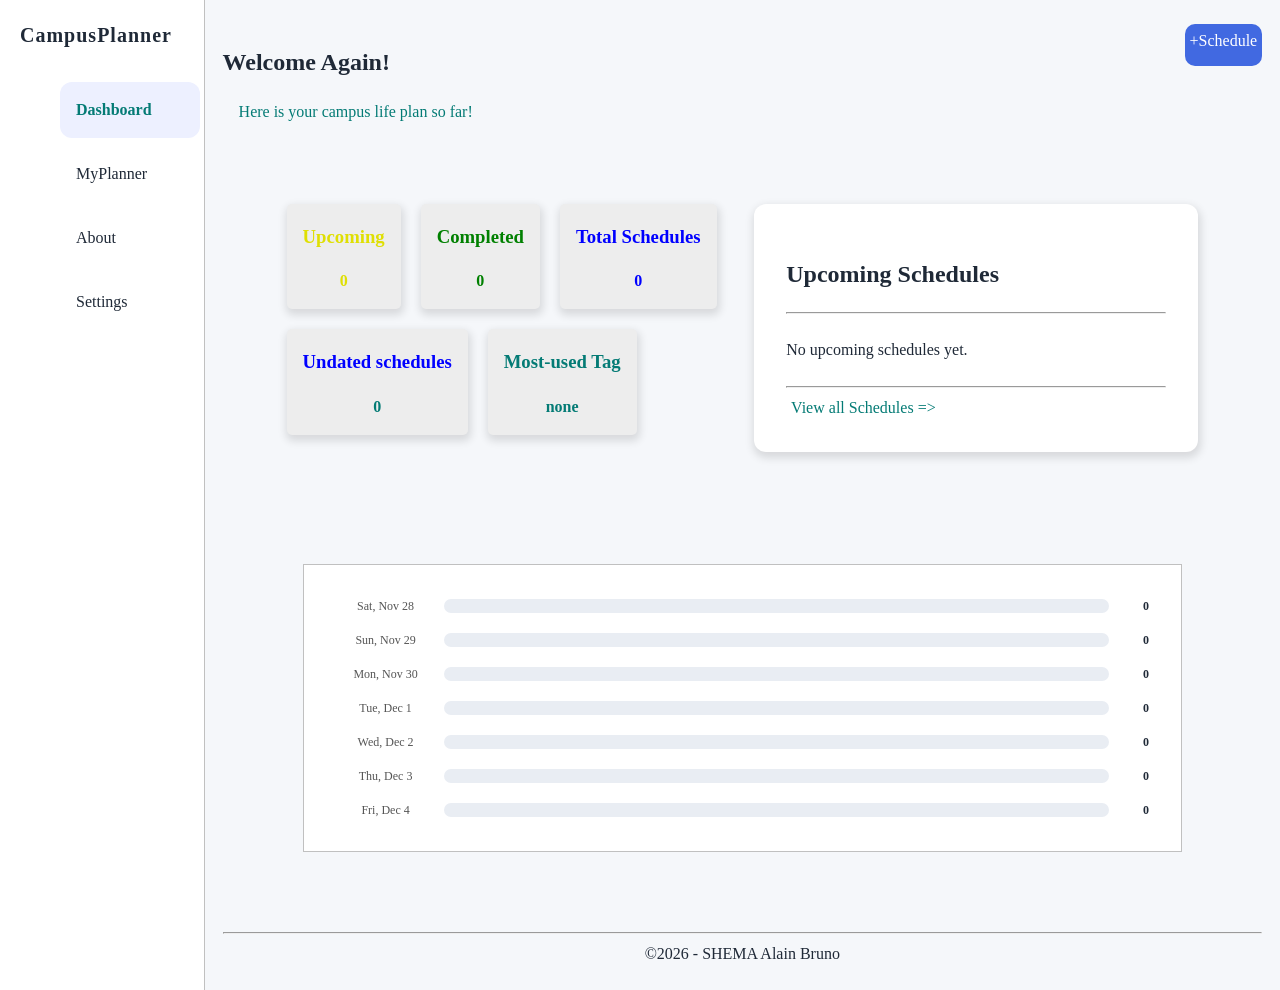
<file: index.html>
<!doctype html>
<html lang="en">
  <head>
    <meta charset="UTF-8" />
    <meta name="viewport" content="width=device-width, initial-scale=1.0" />
    <title>campusPlanner - Plan your Campus Life</title>
    <link rel="stylesheet" href="styles/styles.css" />
  </head>
  <body>
    <a href="#main" class="skip-link"> Skip to the main content </a>
    <header class="sidebar">
      <nav class="navbar">
        <p class="logo">
          CampusPlanner
          <!-- semantic update -->
          <button type="button" class="menu-button" id = "menu-button" aria-controls="main-menu" aria-expanded="false">Menu</button>
        </p>
        <ul class="menu dnone" id="main-menu">
          <li><a href="#" class="active nav-link">Dashboard</a></li>
          <li>
            <a href="assets/myPlanner.html" class="nav-link">MyPlanner</a>
          </li>
          <li><a href="assets/about.html" class="nav-link">About</a></li>
          <li><a href="assets/settings.html" class="nav-link">Settings</a></li>
        </ul>
      </nav>
    </header>
    <main id="main" tabindex="-1">
      <section>
        <div class="hero">
          <div class="welcome">
            <!-- h1 -->
            <h1>Welcome Again!</h1>
            <p>Here is your campus life plan so far!</p>
          </div>
          <!--  link-->
          <a href="assets/addRecord.html" class="schedule-link">+Schedule</a>
        </div>
        <div class="card-section">
          <div class="hero-cards">
            <div class="card">
              <h3 style="color: rgb(223, 223, 3)">Upcoming</h3>
              <p id = "upcoming-count" style="color: rgb(223, 223, 3)">0</p>
            </div>
            <div class="card">
              <h3 style="color: green">Completed</h3>
              <p id = "completed-count" style="color: green">0</p>
            </div>
            <div class="card">
              <h3 style="color: blue">Total Schedules</h3>
              <p id = "total-count" style="color: blue">0</p>
            </div>
            <div class="card">
              <h3 style="color: blue">Undated schedules</h3>
              <p id = "undated-count">0</p>
            </div>
            <div class="card">
              <h3>Most-used Tag</h3>
              <p id = "most-used-tag"></p>
            </div>
          </div>
          <div class="upcoming">
            <div class="title">
              <h2>Upcoming Schedules</h2>
            </div>
            <hr />
            <div class="activity">
              <div id="dashboard-upcoming" aria-live="polite">

                <p>No upcoming schedules yet.</p>
              </div>
              
            </div>
            <hr />
            <a href="assets/myPlanner.html" class="view button-link">View all Schedules =></a>
          </div>
        </div>
        
        <div class="history-section" id="weekly-history">
          <h2>Last 7 days Schedule structure</h2>
          <p aria-live="polite">No plan yet</p>
        </div>
      </section>
      <hr />
      <footer>
        <center>©2026 - SHEMA Alain Bruno</center>
      </footer>
    </main>
    <script type="module" src="scripts/main.js"></script>
    <script type="module" src="scripts/ui.js"></script>
    <script type="module" src="scripts/colorTheme.js"></script>
    <script type="module" src="scripts/colorTheme.js"></script>
    
  </body>
</html>
</file>
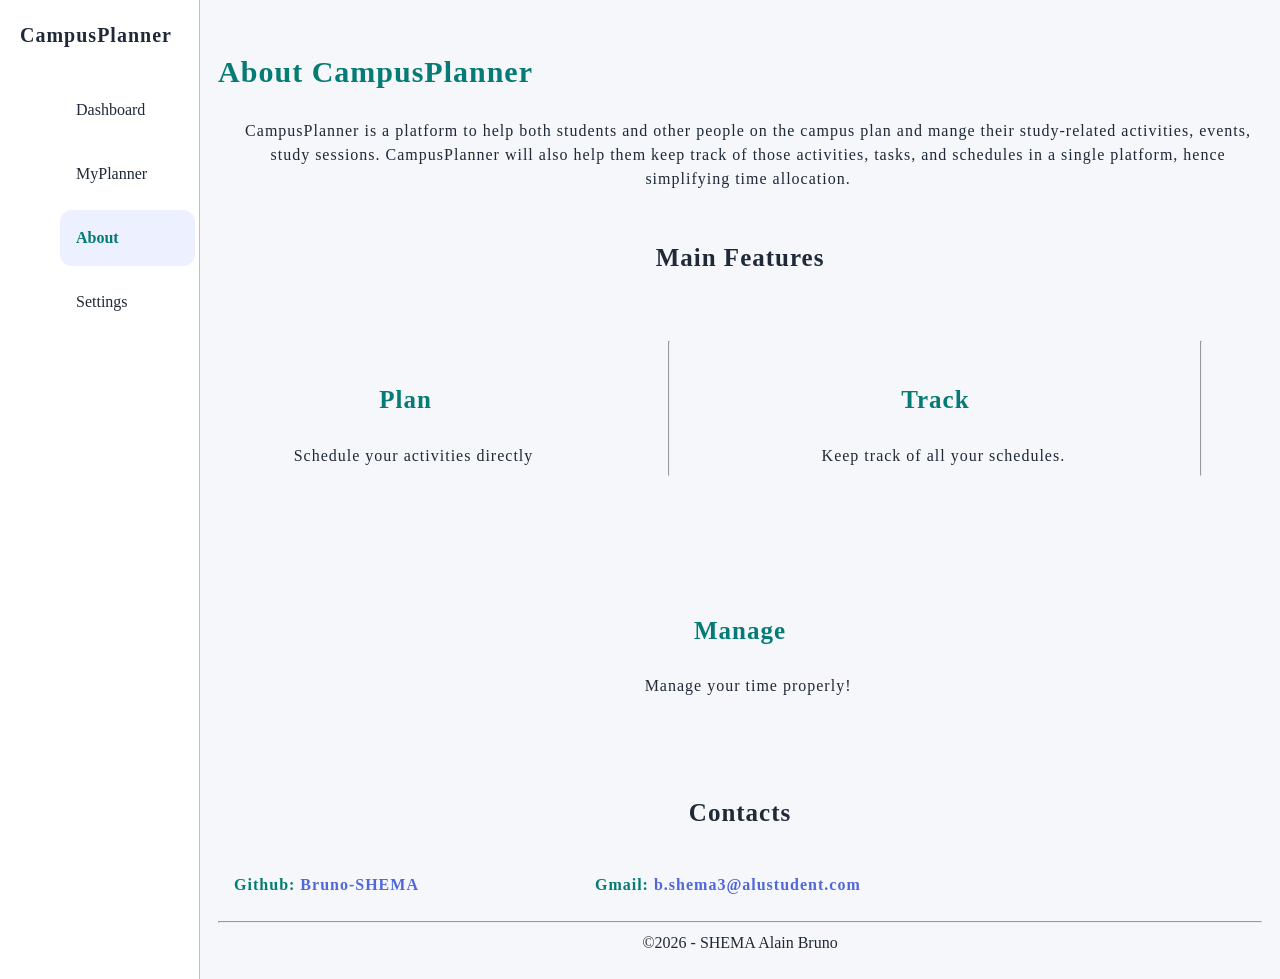
<file: assets/about.html>
<!doctype html>
<html lang="en">
  <head>
    <meta charset="UTF-8" />
    <meta name="viewport" content="width=device-width, initial-scale=1.0" />
    <title>About- Know about campusPlanner!</title>
    <link rel="stylesheet" href="../styles/styles.css" />
  </head>
  <body>
    <header class="sidebar">
      <nav class="navbar">
        <p class="logo">
          CampusPlanner
          <button type="button" class="menu-button" id="menu-button" aria-controls="main-menu" aria-expanded="false">Menu</button>
        </p>
        <ul class="menu" id="main-menu">
          <li><a href="../index.html" class="nav-link">Dashboard</a></li>
          <li><a href="myPlanner.html" class="nav-link">MyPlanner</a></li>
          <li><a href="#" class="active nav-link">About</a></li>
          <li><a href="settings.html" class="nav-link">Settings</a></li>
        </ul>
      </nav>
    </header>
    <main>
      <div class="about">
        <h2>About CampusPlanner</h2>
        <p>
          CampusPlanner is a platform to help both students and other people on
          the campus plan and mange their study-related activities, events,
          study sessions. CampusPlanner will also help them keep track of those
          activities, tasks, and schedules in a single platform, hence
          simplifying time allocation.
        </p>
        <h3>Main Features</h3>
        <div class="features">
          <div class="features-card">
            <h3>Plan</h3>
            <p>Schedule your activities directly</p>
          </div>
          <hr />
          <div class="features-card">
            <h3>Track</h3>
            <p>Keep track of all your schedules.</p>
          </div>
          <hr />
          <div class="features-card">
            <h3>Manage</h3>
            <p>Manage your time properly!</p>
          </div>
        </div>
        <h3>Contacts</h3>
        <div class="contacts">
          <p>
            Github:
            <a href="https://github.com/Bruno-SHEMA" target="_blank"
              >Bruno-SHEMA</a
            >
          </p>
          <p>
            Gmail:
            <a
              href="https://mail.google.com/mail/u/0/#inbox?compose=CllgCKCGmKbrWCZcrTjQmGxrZMgCqMfBpVBDfQWHdsktqMfhkVZPqBMQxkRJcDVxLmrWggqdCGq"
              target="_blank"
              >b.shema3@alustudent.com</a
            >
          </p>
        </div>
      </div>
      <hr />
      <footer>
        <center>©2026 - SHEMA Alain Bruno</center>
      </footer>
    </main>
  </body>
  <script type="module" src="../scripts/main.js"></script>
  <script type="module" src="../scripts/settings.js"></script>
  <script type = "module" src="../scripts/colorTheme.js"></script>

</html>
</file>
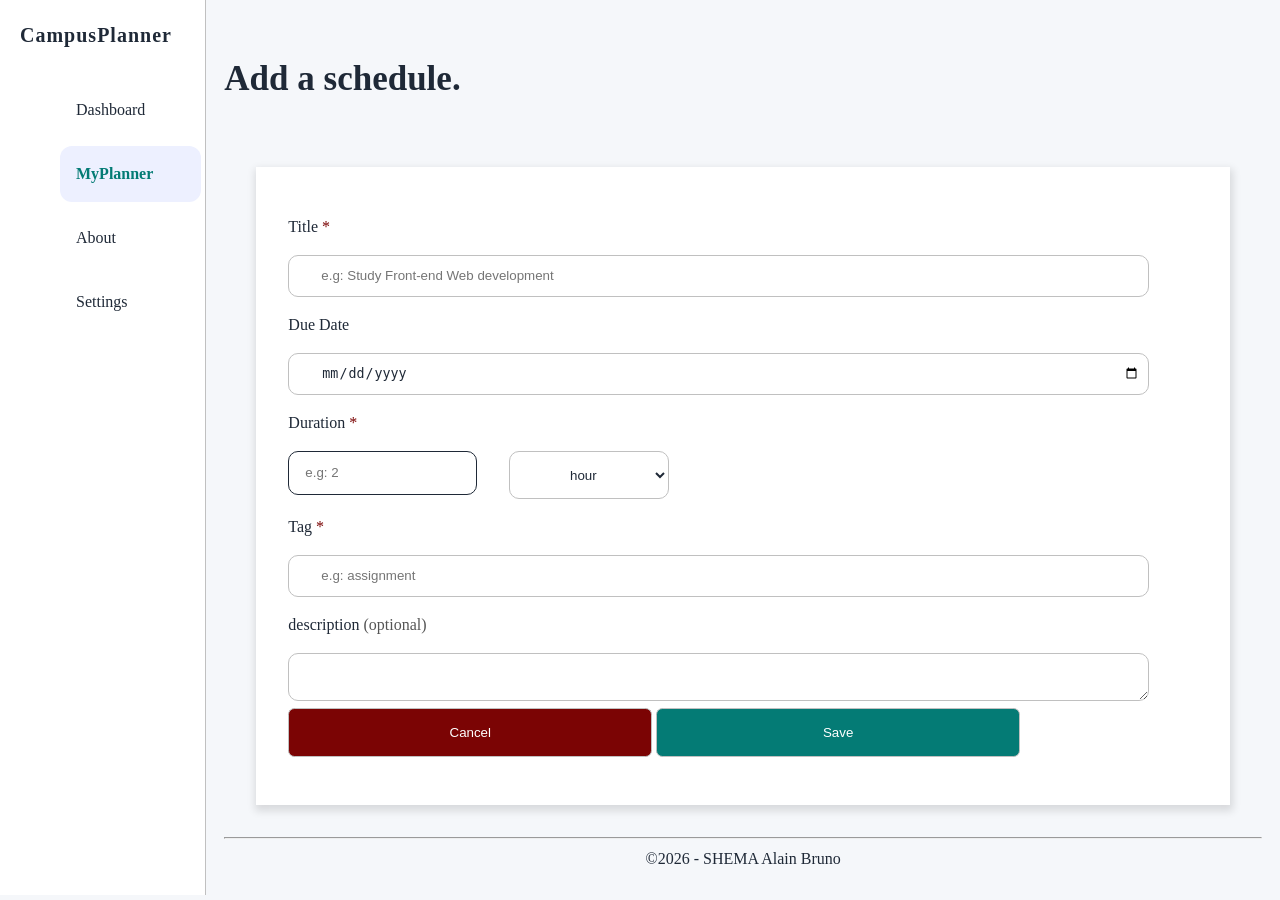
<file: assets/addRecord.html>
<!doctype html>
<html lang="en">
  <head>
    <meta charset="UTF-8" />
    <meta name="viewport" content="width=device-width, initial-scale=1.0" />
    <title>Add a new schedule!</title>
    <link rel="stylesheet" href="../styles/styles.css" />
  </head>
  <body>
    <a href="#main" class="skip-link">Skip to the main content</a>
    <header class="sidebar">
      <nav class="navbar">
        <p class="logo">
          CampusPlanner
          <button class="menu-button" type="button" id="menu-button" aria-controls="main-menu" aria-expanded="false">Menu</button>
        </p>
        <ul class="menu" id="main-menu">
          <li><a href="../index.html" class="nav-link">Dashboard</a></li>
          <li>
            <a href="myPlanner.html" class="active nav-link">MyPlanner</a>
          </li>
          <li><a href="about.html" class="nav-link">About</a></li>
          <li><a href="settings.html" class="nav-link">Settings</a></li>
        </ul>
      </nav>
    </header>
    <main>
      <div class="hero">
        <div class="welcome">
          <h2 id = "heading">Add a schedule.</h2>
        </div>
      </div>
      <div class="schedules" id="main" tabindex="-1">
        <form id="schedule">
          <label for="title" class="input">
            <p>Title <span>*</span></p>
            <input
              type="text"
              id="title"
              name="title"
              class="search"
              placeholder="e.g: Study Front-end Web development"
              required
          /></label>
          <label for="dueDate" class="input"
            ><p>Due Date</p>
            <input
              type="date"
              class="search"
              id="dueDate"
              name="dueDate"
              
          /></label>
          <label for="duration" class="input">
            <p>Duration <span>*</span></p>
            <div class="duration">
              <input
                type="number"
                id="duration"
                name="duration"
                min="0.01"
                step="any"
                class=""
                placeholder="e.g: 2"
                required
              />
              <select name="durationTime" id="durationTime">
                <option value="hours" selected>hour</option>
                <option value="minutes">Minutes</option>
              </select>
            </div>
          </label>

          <label for="tag" class="input">
            <p>Tag <span>*</span></p>
            
            <input
              type="text"
              id="tag"
              name="tag"
              placeholder="e.g: assignment"
              class="search"
              required
            />
          </label>
          <label for="description" class="input">
            <p>description <span class="optional">(optional)</span></p>
            <textarea
              id="description"
              name="description"
              class="search"
            ></textarea>
          </label>
          <div class="buttons">
            <button class="cancel"><a href="myPlanner.html">Cancel</a></button>
            <button class="save" type="submit">Save</button>
          </div>
        </form>
        <p id="sms" role="status" aria-live="polite"></p>
      </div>
      <hr />
      <footer>
        <center>©2026 - SHEMA Alain Bruno</center>
      </footer>

    </main>
    <script type="module" src="../scripts/main.js"></script>
    <script type="module" src="../scripts/addRecord.js"></script>
    <script type="module" src="../scripts/colorTheme.js"></script>
  </body>
</html>
</file>
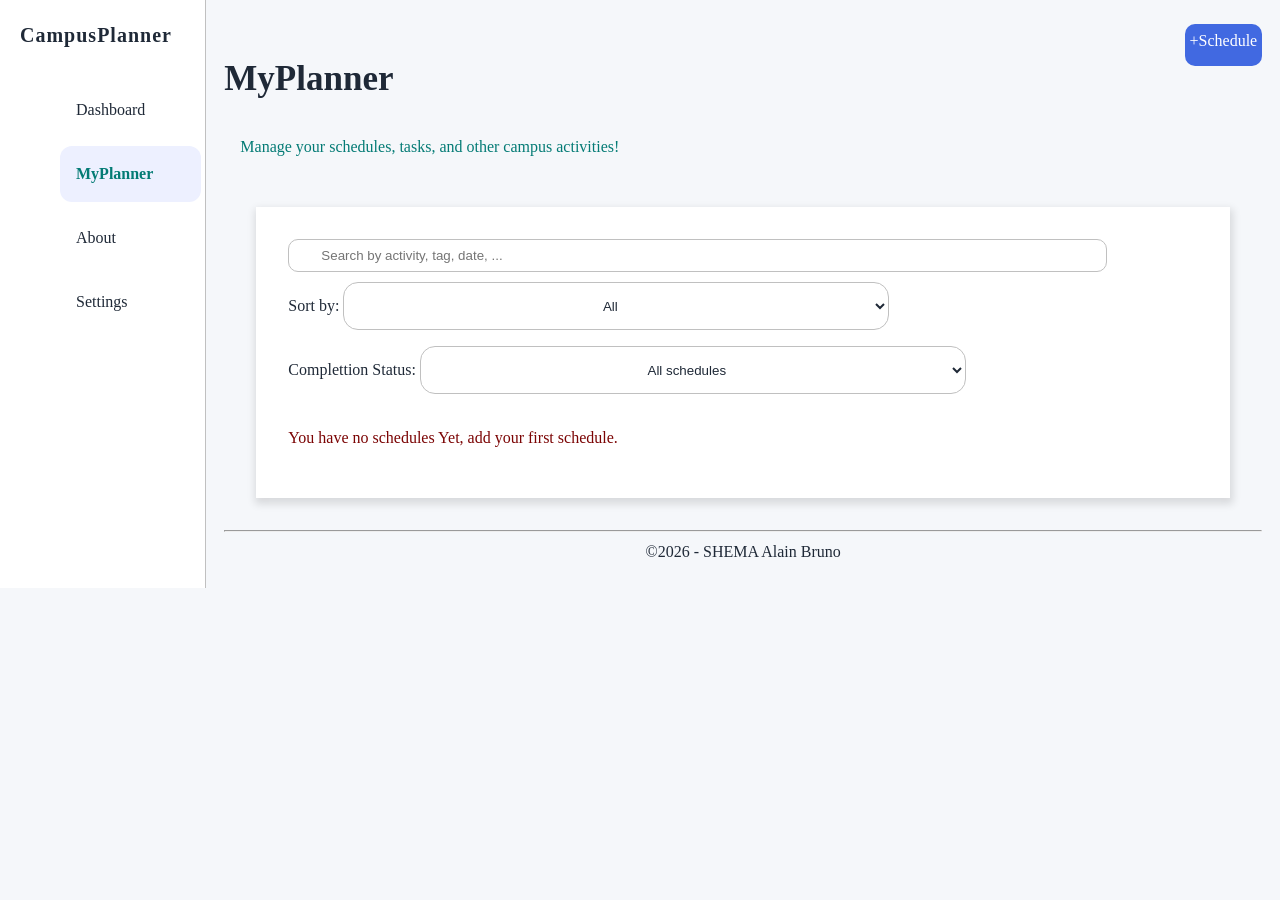
<file: assets/myPlanner.html>
<!doctype html>
<html lang="en">
  <head>
    <meta charset="UTF-8" />
    <meta name="viewport" content="width=device-width, initial-scale=1.0" />
    <link rel="stylesheet" href="../styles/styles.css" />
    <title>MyPlanner- schedule accordingly!</title>
  </head>
  <body>
    <header class="sidebar">
      <nav class="navbar">
        <p class="logo">
          CampusPlanner 
          <button class="menu-button" id="menu-button" type="button" aria-controls="main-menu" aria-expanded="false">Menu</button>
        </p>
        <ul class="menu" id="main-menu">
          <li><a href="../index.html" class="nav-link">Dashboard</a></li>
          <li><a href="#" class="active nav-link">MyPlanner</a></li>
          <li><a href="about.html" class="nav-link">About</a></li>
          <li><a href="settings.html" class="nav-link">Settings</a></li>
        </ul>
      </nav>
    </header>
    <main>
      <div class="hero">
        <div class="welcome">
          <h2>MyPlanner</h2>
          <p>Manage your schedules, tasks, and other campus activities!</p>
        </div>
        <a href="addRecord.html" class="schedule-link">+Schedule</a>
      </div>
      <div class="schedules">
        <input
          type="search"
          id="search"
          class="search"
          placeholder="Search by activity, tag, date, ..."
          arial-label="Search schedules"
        />
        <div class="sort">
          <label for="myPlanner-sort">Sort by: </label>
          <select class="sort-selector" name="" id="myPlanner_sort">
            <option value="all">All</option>
            <option value="title">A-Z</option>
            <option value="date">Due Date</option>
            <option value="duration">Duration</option>
          </select><br>
          <label for="completion_filter">Complettion Status: </label>
          <select class="sort-selector" name="" id="completion_filter">
            <option value="all">All schedules</option>
            <option value="pending">Not completed</option>
            <option value="completed">Completed</option>
          </select>
        </div>
        <div class="" id="myPlanner-card">
          <div class="upcoming" id="myPlanner">
            
            <!--<div class="activity">
              <input type="checkbox" name="" id="" />
              <div class="activity-description">
                <h3>Planned activity</h3>
                <p>Tag</p>
              </div>
              <p>Duration</p>
              <p>Due date</p>
              <div class="action">
                <button>Edit</button>
                <button>Delete</button>
              </div>
            </div>-->
          </div>
          <p id="myPlanner-sms" role="status" aria-live="polite"></p>
         </div>
      </div>
      <hr />
      <footer>
        <center>©2026 - SHEMA Alain Bruno</center>
      </footer>
    </main>
    <script type="module" src="../scripts/search.js"></script>
    <script type="module" src="../scripts/colorTheme.js"></script>
    <script type="module" src="../scripts/colorTheme.js"></script>
    <script type="module" src="../scripts/main.js"></script>


  </body>
</html>
</file>
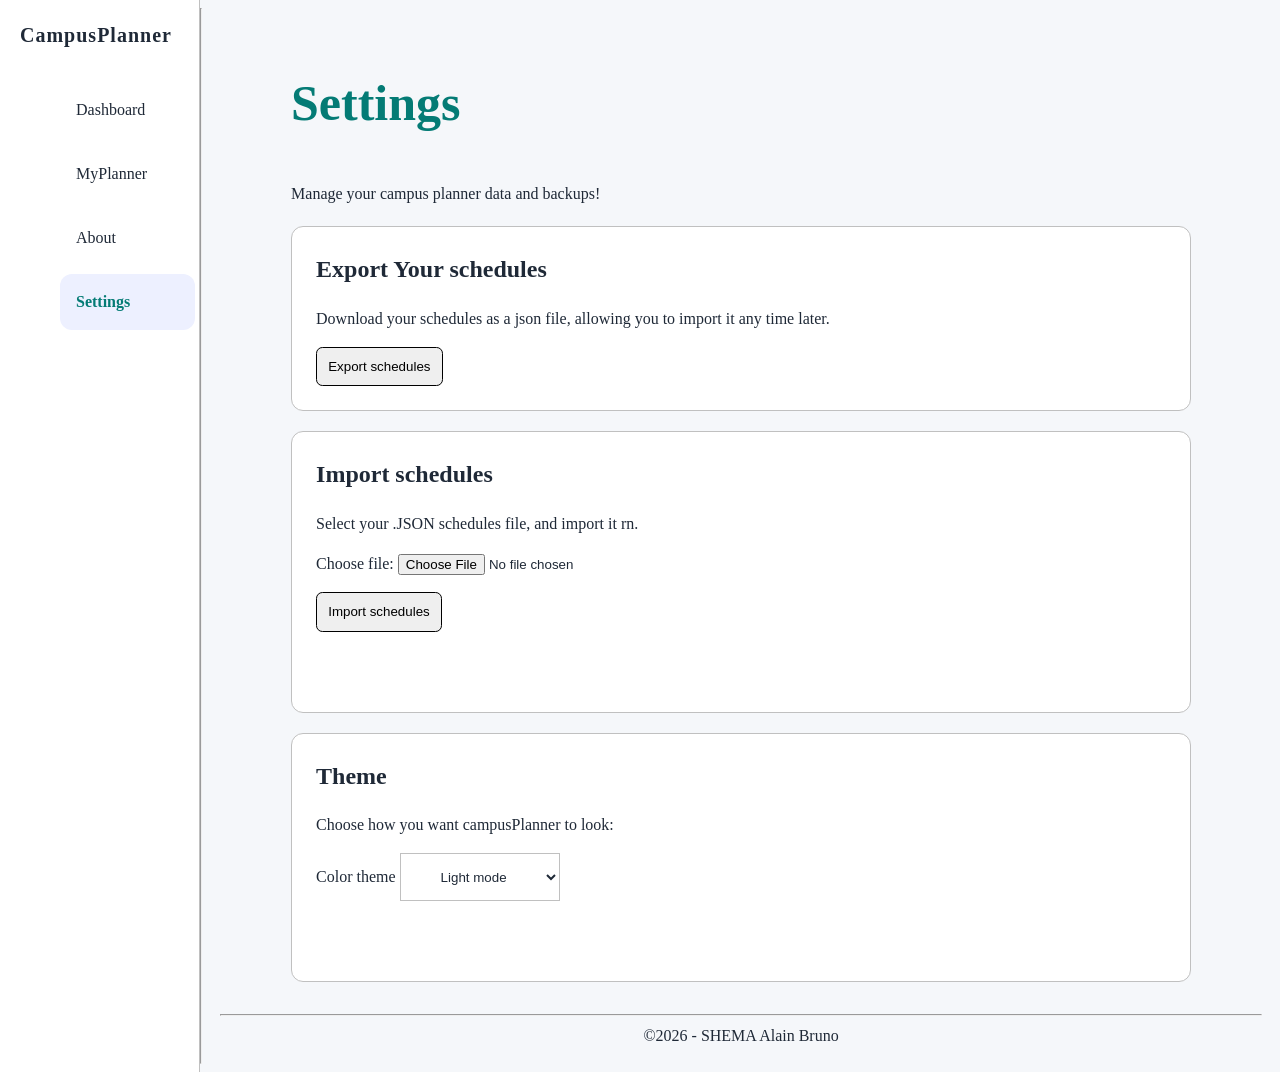
<file: assets/settings.html>
<!doctype html>
<html lang="en">
  <head>
    <meta charset="UTF-8" />
    <meta name="viewport" content="width=device-width, initial-scale=1.0" />
    <title>Settings - Manage your CampuPlanner!</title>
    <link rel="stylesheet" href="../styles/styles.css" />
  </head>
  <body>
    <a href="#main" class="skip-link">Skip to the Main Content</a>
    <header class="sidebar">
      <nav class="navbar">
        <p class="logo">
          CampusPlanner
          <button class="menu-button" type="button" id="menu-button" aria-controls="main-menu" aria-expanded="false">Menu</button>
        </p>
        <ul class="menu" id="main-menu">
          <li><a href="../index.html" class="nav-link">Dashboard</a></li>
          <li><a href="myPlanner.html" class="nav-link">MyPlanner</a></li>
          <li><a href="about.html" class="nav-link">About</a></li>
          <li><a href="#" class="active nav-link">Settings</a></li>
        </ul>
      </nav>
    </header>
    <hr />
    <main id="main" tab-index="-1">
      <section class="settings-section">
        <h1>Settings</h1>
        <p>Manage your campus planner data and backups!</p>
        <section class="settings-card" aria-labelledby="export-heading">
          <h2 id="export-heading">Export Your schedules</h2>
          <p>
            Download your schedules as a json file, allowing you to import it any time later.
          </p>
          <button type="button" id = "export-json">Export schedules</button>
        </section>
        <section class="settings-card" aria-labelledby="import-heading">
          <h2 id="import-heading">Import schedules</h2>
          <p>
            Select your .JSON schedules file, and import it rn.
          </p>
          <label for="import-file">Choose file: </label>
          <input type="file" id="import-file" accept=".json,application/json">
          <button type="button" id="import-json">Import schedules</button>
          <p id="settings-status" role="status" aria-live="polite"></p>
        </section>
        <section class="settings-card" aria-labelledby="theme-heading">
          <h2 id="theme-heading">Theme</h2>
          <p>Choose how you want campusPlanner to look: </p>
          <label for="theme-select">Color theme</label>
          <select name="theme" id="theme-select">
            <option value="light">Light mode</option>
            <option value="dark">Dark Mode</option>
          </select>
          <p id = "theme-status" role="status" aria-live="polite"></p>
        </section>
      </section>
      <hr />
      <footer>
        <center>©2026 - SHEMA Alain Bruno</center>
      </footer>
    </main>
    <script type="module" src="../scripts/settings.js"></script>
    <!--<script type="module" src="../scripts/main.js"></script>-->
    <script type="module" src="../scripts/colorTheme.js"></script>

  </body>
</html>
</file>
<file: styles/styles.css>
/*  */
:root{
  color-scheme: light;
  --page-bg: #f5f7fa;
  --surface: #ffffff;
  --surface-alt: #ededed;
  --text: #1f2937;
  --muted-text: #555555;
  --border-color: #c0c0c0;
  --accent: #047b75;
  --accent-soft:#edf0ff;
  --input-bg: #ffffff;
  --focus-color: #5267d9;
  --shadow-color: rgb(0 0 0 /12%);
}
:root[data-theme="dark"]{
  color-scheme: dark;
  --page-bg: #111827;
  --surface: #1f2937; 
  --surface-alt: #283449;
  --text: #f3f4f6; 
  --muted-text: #c1cad6;
   --border-color: #4b5563;
   --accent: #75ddd0;
  --accent-soft : #263b49; 
  --input-bg: #17212e;
   --focus-color: #a5b4fc;
  --shadow-color: rgb(0 0 0 /35%);

}


/*  */
body {
  margin: 0;
  line-height: 1.5;
}

a {
  color: inherit;
  text-decoration: none;
}
a:focus-visible {
  outline: 3px solid #5267d9;
  outline-offset: 3px;
}

.sidebar {
  max-width: 240px;
  padding-left: 20px;
  padding-right: 20px;
  background: #ffffff;
  border-right: 1px solid #e6eaf0;
}
.navbar {
  top: 0;
  position: sticky;
}
.active {
  background: #edf0ff;
  color: #047b75;
  font-weight: 600;
  width: 100%;
  border-radius: 12px;
}
.nav-link:hover {
  background: #edf0ff;
  width: 100%;
  border-radius: 12px;
  color: #047b75;
}
.menu {
  margin: 0;
  list-style: none;
  padding-right: 1rem;
}
.menu a {
  display: block;
  padding: 1rem;
  margin-top: 0.5rem;
}
button {
  border: 0.5px solid;
  border-radius: 0.4rem;
}
.logo {
  font-weight: 900;
  font-size: 20px;
  letter-spacing: 1px;
  margin-bottom: 2rem;
}
.menu-button {
  display: none;
  padding: 0.25rem;
  margin-left: auto;
}
main {
  padding: 24px 18px;
  min-width: 0;
}
.welcome h2 {
  font-weight: 900;
  font-size: 35px;
}
.welcome p {
  padding-left: 1rem;
  color: #047b75;
}
.hero button {
  padding: 6px;
  height: 40px;
  /* color: #ffffff; */
  background-color: #5267d9;
}
.card-section {
  display: grid;
  grid-template-columns: minmax(0, 1fr);
  gap: 24px;
  padding: 2rem;
  margin: 2rem;
}
.hero-cards {
  display: flex;
  flex-wrap: wrap;
  gap: 20px;
}
.card {
  /* border: 1px solid #c0c0c0; */
  border-radius: 5px;
  padding-left: 1rem;
  padding-right: 1rem;
  /* background: #edf0ff; */
  text-align: center;
}
.card:hover {
  box-shadow: 1px 4px 8px 2px #c0c0c0;
}
.card p {
  font-weight: 600;
}
.upcoming {
  box-shadow: 1px 4px 8px 2px #c0c0c0;
  padding: 2rem;
  border-radius: 12px;
} 
.activity-description h3 {
  color: #5267d9;
}
.activity-description p {
  color: #047b75;
}
.upcoming button {
  padding: 0.5rem;
  border: none;
  background: none;
  margin-left: auto;
  color: #047b75;
  cursor: pointer;
}
.history-section {
  border: 1px solid #c0c0c0;
  padding: 2rem;
  text-align: center;
  margin: 5rem;
}
@media (min-width: 760px) {
  body {
    display: flex;
  }
  .hero {
    display: flex;
  }
  main {
    width: 100%;
  }
  .hero button {
    margin-left: auto;
  }
  .card-section {
    grid-template-columns: repeat(2, minmax(0, 1fr));
    align-items: start;
  }
  .activity {
    display: flex;
  }
  .activity p {
    margin-left: auto;
  }
  .upcoming button {
    margin-left: auto;
  }
  #myPlanner-card {
    display: flex;
    width: 90%;
  }
}
@media (min-width: 920px) {
  .activity {
    gap: 4rem;
  }
}
@media (max-width: 919px) {
  .activity {
    gap: 1rem;
  }
}
@media (max-width: 760px) {
  .sidebar {
    max-width: none;
  }
  .dnone {
    display: none;
  }
  .menu-button {
    display: block;
  }
}
@media (max-width: 324px) {
  .upcoming {
    padding: 1rem;
    min-width: 90px;
  }
  .schedules {
    min-width: 90px;
  }
}
.history-chart{
  display: flex;
  flex-direction: column;
  gap: 16px;
  width: 100%;
}
.history-row{
  display: grid;
  grid-template-columns: 100px minmax(0, 1fr) 24px;
  gap:12px;
  align-items: center;
  width: 100%;
}
.history-day{
  font-size: 0.875rem;
  color: #555
}
.history-track{
  width: 100%;
  min-width: 0;
  height: 14px;
  overflow: hidden;
  background: #e9edf3;
  border-radius: 999px;
  text-align: left;
}


.history-bar{
  height: 100%;
  background: #4169e1;
  border-radius: 999px;
  transition: width 0.4s ease;
}
.history-count{
  font-size: 0.875rem;
  font-weight: 600;
  text-align: right;
}

@media (max-width: 9200px){
  .history-row{
    grid-template-columns: 100px minmax(0, 1fr) 32px;
    gap: 8px;
  }
  .history-day,
  .history-count{
    font-size: 0.75rem;
  }
}
@media (prefers-reduced-motion: reduce){
  .history-bar{
    transition: none;
  }
}

.schedules {
  box-shadow: 1px 2px 3px 4px #c0c0c0;
  margin: 2rem;
  padding: 2rem;
}
.search {
  align-items: center;
  width: 90%;
  padding: 0.5rem;
  border-radius: 10px;
  border: 1px solid #c0c0c0;
  padding-left: 2rem;
}
.sort {
  margin-top: 10px;

  gap: 34px;
}
.sort button,
select {
  text-align: center;
  height: 3rem;
  width: 10rem;
  padding: 15px;
}

#myPlanner {
  margin: 1rem;
  width: 100%;
  text-align: left;
}
.action {
  padding-top: 1rem;
}

.about {
  text-align: center;
  letter-spacing: 1px;
}
.about h2 {
  text-align: left;
  font-size: 30px;
  color: #047b75;
}
.about p {
  padding-left: 1rem;
}
.features {
  display: flex;
  flex-wrap: wrap;
  gap: 5rem;
  padding: 2rem;
}
.features-card {
  border: 0;
  background: none;
  text-align: center;
  margin-left: auto;
  margin-right: auto;
}
.about h3 {
  font-size: 25px;
  margin-top: 3rem;
}
.features-card h3 {
  color: #047b75;
}
.contacts {
  display: flex;
  flex-wrap: wrap;
  gap: 10rem;
}
.contacts p {
  font-weight: 600;
  color: #047b75;
}
.contacts p a {
  color: #5267d9;
}

form input {
  height: 1.5rem;
}
form span {
  color: #7b0404;
}
.optional {
  color: #707070;
}
.duration {
  display: flex;
  flex-wrap: wrap;
  gap: 2rem;
}
:focus-visible {
  outline: 2px solid #01302d;
}

.duration input {
  height: 2.5rem;
  border-radius: 10px;
  border: 1px solid;
  padding-left: 1rem;
}
.duration select {
  border: 1px solid #c0c0c0;
  border-radius: 10px;
}

.buttons button {
  gap: 5rem;
  border: 1px solid #c0c0c0;
  padding: 1rem;
  width: 40%;
}
.cancel {
  color: #ffffff;
  background-color: #7b0404;
}

.save {
  color: #fff;
  background-color: #047b75;
}

.skip-link {
  position: absolute;
  top: 0;
  left: 0;
  z-index: 100000;
  padding: 0.75rem 1rem;
  background-color: #fff;
  color: #047b75;
  border: 2px solid #047b75;
  border-radius: 0.25rem;
  transform: translateY(-150%);
}
/*  */
.skip-link:focus-visible{
  transform: translateY(0);
  outline: 2px solid #013026;
}
#main:focus {
  outline: 2px solid #047b75;
  outline-offset: 3px;
}
.sort label {
  padding-top: 0.75rem;
}

.sort-selector {
  margin-bottom: 1rem;
  width: 60%;
  border-radius: 15px;
}

.completed {
  opacity: 0.65;
}
.tag-color {
  color: #707070;
}
/* linkcss */
.button-link{
  padding: 0.3rem;
  border-radius: 10px;
}
.schedule-link {
  margin-left: auto;
  background-color: #4169e1;
  color: white;
  height: 2rem;
  padding: 0.3rem;
  border-radius: 10px;
}
.view{
  color: #047b75;
  margin-left: auto;
}

.dn{
  display: none;
}

#myPlanner-sms{
  color: #7b0404;
}

ul{
  list-style: none;
}

.settings-section{
  width: min(100% - 32px, 900px);
  margin: 32px auto;
}
.settings-section h1{
  color: #047b75;
  font-size: 50px;
}
.settings-card{
  padding: 24px;
  margin: 20px 0;
  border: 1px solid #5c6575;
  border-radius: 12px;
  background: #fff;
}
.settings-card h2{
  margin-top: 0;
}
.settings-card button{
  display: block;
  margin-top: 16px;
}

#settings-status {
  min-height: 1.5rem;
}
@media (max-width: 480px){
  .settings-card{
    padding: 16px;
  }
  .settings-card input[type="file"]{
    display: block;
    width: 100%;
    margin-top: 8px;
  }
}

.settings-section button{
  padding: 0.7rem;
}
#export-Heading{
  color: #4169e1;
}
.display{
  display: block;
}

/*  */
.static-upcoming{
  color: #595900;
}
.static-completed{
  color: #176534;
}
.static-total{
  color: #2446a8;
}

/*  */
body {
  background-color: var(--page-bg);
  color: var(--text)
}
.sidebar,
.settings-card,
.upcoming,
.schedules,
.history-section{
  background-color: var(--surface);
  color: var(--text);
  border-color: var(--border-color);
}
.nav-link:hover,
.card {
  background-color: var(--surface-alt);
  color: var(--accent);
}
.welcome p,
.activity-description p,
.activity-description h3,
.about h2,
.features-card h3,
.contacts p {
  color: var(--accent);
}
.settings-section h1{
  color: var(--accent);
}
.setting-card {
  border-color: var(--border-color);
}
input, textarea, select {
  background-color: var(--input-bg);
  color: var(--text);
  border-color: var(--border-color);

}
.optional, .history-day, .tag-color{
  color: var(--muted-text);
}
.upcoming, .card, .schedules {
  box-shadow: 1px 4px 8px 2px var(--shadow-color);

}
a:focus-visible, 
:focus-visible{
  outline-color: var(--focus-color);

}
#main:focus {
  outline-color: var(--focus-color);

}
#theme-status {
  min-height: 1.5rem;
}
</file>
